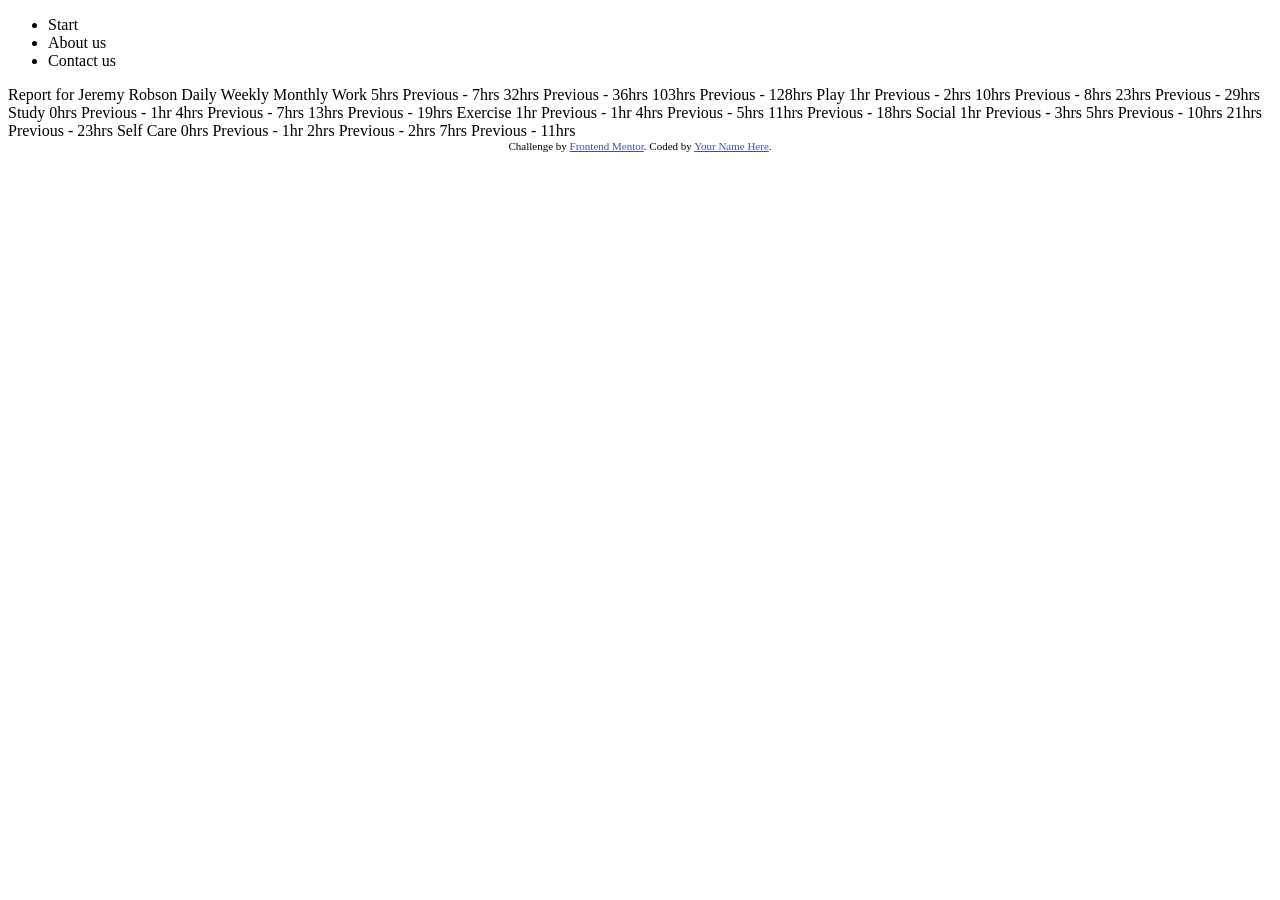
<file: index.html>
<!DOCTYPE html>
<html lang="en">
<head>
  <meta charset="UTF-8">
  <meta name="viewport" content="width=device-width, initial-scale=1.0"> <!-- displays site properly based on user's device -->

  <link rel="icon" type="image/png" sizes="32x32" href="./images/favicon-32x32.png">
  
  <title>Frontend Mentor | Time tracking dashboard</title>

  <!-- Feel free to remove these styles or customise in your own stylesheet 👍 -->
  <style>
    .attribution { font-size: 11px; text-align: center; }
    .attribution a { color: hsl(228, 45%, 44%); }
  </style>
</head>
<body>
  <ul>
    <li><a href=""></a>Start</li>
    <li> <a href=""></a>About us</li>
    <li><a href=""></a>Contact us</li>
  </ul>
  

  Report for
  Jeremy Robson

  Daily
  Weekly
  Monthly

  Work
  5hrs <!-- daily -->
  Previous - 7hrs <!-- daily -->
  32hrs <!-- weekly -->
  Previous - 36hrs <!-- weekly -->
  103hrs <!-- monthly -->
  Previous - 128hrs <!-- monthly -->

  Play
  1hr <!-- daily -->
  Previous - 2hrs <!-- daily -->
  10hrs <!-- weekly -->
  Previous - 8hrs <!-- weekly -->
  23hrs <!-- monthly -->
  Previous - 29hrs <!-- monthly -->

  Study
  0hrs <!-- daily -->
  Previous - 1hr <!-- daily -->
  4hrs <!-- weekly -->
  Previous - 7hrs <!-- weekly -->
  13hrs <!-- monthly -->
  Previous - 19hrs <!-- monthly -->

  Exercise
  1hr <!-- daily -->
  Previous - 1hr <!-- daily -->
  4hrs <!-- weekly -->
  Previous - 5hrs <!-- weekly -->
  11hrs <!-- monthly -->
  Previous - 18hrs <!-- monthly -->

  Social
  1hr <!-- daily -->
  Previous - 3hrs <!-- daily -->
  5hrs <!-- weekly -->
  Previous - 10hrs <!-- weekly -->
  21hrs <!-- monthly -->
  Previous - 23hrs <!-- monthly -->

  Self Care
  0hrs <!-- daily -->
  Previous - 1hr <!-- daily -->
  2hrs <!-- weekly -->
  Previous - 2hrs <!-- weekly -->
  7hrs <!-- monthly -->
  Previous - 11hrs <!-- monthly -->
  
  <div class="attribution">
    Challenge by <a href="https://www.frontendmentor.io?ref=challenge" target="_blank">Frontend Mentor</a>. 
    Coded by <a href="#">Your Name Here</a>.
  </div>
</body>
</html>
</file>
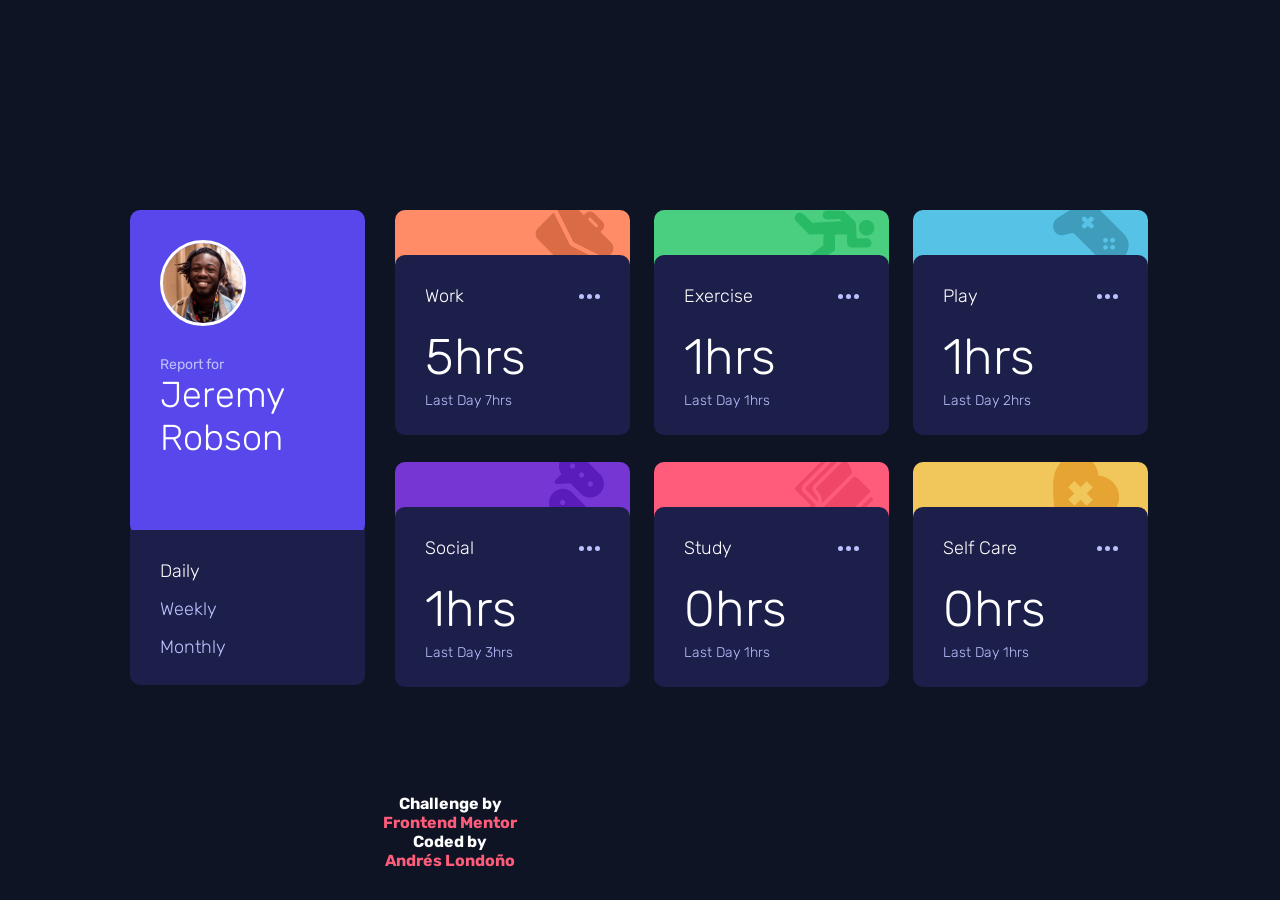
<file: design/dashboard.html>
<!DOCTYPE html>
<html lang="en">

<head>
    <meta charset="UTF-8">
    <meta name="viewport" content="width=device-width, initial-scale=1.0">
    <link rel="icon" type="image/png" sizes="32x32" href="./images/favicon-32x32.png">
    <link rel="preconnect" href="https://fonts.googleapis.com">
    <link rel="preconnect" href="https://fonts.gstatic.com" crossorigin>
    <link href="https://fonts.googleapis.com/css2?family=Rubik:ital,wght@0,300..900;1,300..900&display=swap"
        rel="stylesheet">
    <link rel="stylesheet" href="./css/style.css">

    <title>Frontend Mentor | Time tracking dashboard</title>
</head>

<body>
    <div class="container">

        <div class="container_one">

            <div class="name_container">

                <div class="jeremy_image"></div>

                <div class="r_f_j_r_container">
                    <p class="r_f">Report for</p>
                    <h1 class="j_r">Jeremy Robson</h1>
                </div>

            </div>

            <div class="d_w_m_container">
                <ul class="d_w_m_list">
                    <li id="daily_menu" class="d_w_m_list_item" onclick="onDailyClick()">Daily</li>
                    <li id="weekly_menu" class="d_w_m_list_item" onclick="onWeeklyClick()">Weekly</li>
                    <li id="monthly_menu" class="d_w_m_list_item" onclick="onMonthlyClick()">Monthly</li>
                </ul>
            </div>

        </div>

        <div class="container_two">

            <div class="work_container">

                <div class="icon_container icon_work_container">
                    <img src="../images/icon-work.svg" alt="">
                </div>

                <div class="work">

                    <div class="p_work_ellipsis">
                        <p>Work</p>
                        <img src="../images/icon-ellipsis.svg" alt="">
                    </div>

                    <div class="hours_last_week_container">
                        <h1 id="work_hours" class="work_hours">32hrs</h1>
                        <p class="last_week_work" id="last_week_work">Last Week - 36hrs</p>
                    </div>

                </div>

            </div>

            <div class="exercise_container">

                <div class="icon_container icon_exercise_container">
                    <img src="../images/icon-exercise.svg" alt="">
                </div>

                <div class="exercise">

                    <div class="p_exercise_ellipsis">
                        <p>Exercise</p>
                        <img src="../images/icon-ellipsis.svg" alt="">
                    </div>

                    <div class="hours_last_week_container">
                        <h1 id="exercise_hours" class="exercise_hours">4hrs</h1>
                        <p id="last_week_exercise" class="last_week_exercise">Last Week - 5hrs</p>
                    </div>

                </div>

            </div>

            <div class="play_container">

                <div class="icon_container icon_play_container">
                    <img src="../images/icon-play.svg" alt="">
                </div>

                <div class="play">

                    <div class="p_play_ellipsis">
                        <p>Play</p>
                        <img src="../images/icon-ellipsis.svg" alt="">
                    </div>

                    <div class="hours_last_week_container">
                        <h1 id="play_hours" class="play_hours">10hrs</h1>
                        <p id="last_week_play" class="last_week_play">Last Week - 8hrs</p>
                    </div>

                </div>

            </div>

            <div class="social_container">

                <div class="icon_container icon_social_container">
                    <img src="../images/icon-social.svg" alt="">
                </div>

                <div class="social">

                    <div class="p_exercise_ellipsis">
                        <p>Social</p>
                        <img src="../images/icon-ellipsis.svg" alt="">
                    </div>

                    <div class="hours_last_week_container">
                        <h1 id="social_hours" class="social_hours">5hrs</h1>
                        <p id="last_week_social" class="last_week_social">Last Week - 10hrs</p>
                    </div>

                </div>

            </div>

            <div class="study_container">

                <div class="icon_container icon_study_container">
                    <img src="../images/icon-study.svg" alt="">
                </div>

                <div class="study">

                    <div class="p_study_ellipsis">
                        <p>Study</p>
                        <img src="../images/icon-ellipsis.svg" alt="">
                    </div>

                    <div class="hours_last_week_container">
                        <h1 id="study_hours" class="study_hours">4hrs</h1>
                        <p id="last_week_study" class="last_week_study">Last Week - 7hrs</p>
                    </div>

                </div>

            </div>

            <div class="self_care_container">

                <div class="icon_container icon_self_care_container">
                    <img src="../images/icon-self-care.svg" alt="">
                </div>

                <div class="self_care">

                    <div class="p_self_care_ellipsis">
                        <p>Self Care</p>
                        <img src="../images/icon-ellipsis.svg" alt="">
                    </div>

                    <div class="hours_last_week_container">
                        <h1 id="self_care_hours" class="self_care_hours">2hrs</h1>
                        <p id="last_week_self_care" class="last_week_self_care">Last Week - 2hrs</p>
                    </div>

                </div>

            </div>

        </div>

        <div class="attribution">
            Challenge by <a href="https://www.frontendmentor.io/challenges/time-tracking-dashboard-UIQ7167Jw"
                target="_blank">Frontend Mentor</a>
            Coded by <a href="https://github.com/andreslondono00/time-tracking-dashboard" target="_blank">Andrés
                Londoño</a>
        </div>

        <script type="text/javascript" src="js/dashboard.js"></script>

</body>

</html>
</file>
<file: design/css/style.css>
* {
    margin: 0;
    padding: 0;
}

html,
body {
    height: 100%;
    font-family: Rubik;
    font-size: 18px;
    font-weight: 300;
}

body {
    display: flex;
    flex-direction: column;
    align-items: center;
    justify-content: center;
    background-color: hsl(226, 43%, 10%);
    color: white;
}

.container {
    width: 1020px;
    height: 480px;
    display: flex;
    gap: 30px;
}

.container_two {
    display: flex;
    flex-wrap: wrap;
    gap: 24px;
}

.name_container {
    width: 235px;
    height: 325px;
    background-color: hsl(246, 80%, 60%);
    border-radius: 10px;
    padding: 30px;
    box-sizing: border-box;
    z-index: 1;
}

.jeremy_image {
    background-image: url(../../images/image-jeremy.png);
    background-repeat: round;
    width: 80px;
    height: 80px;
    border-radius: 50%;
    border: 3px solid white;
}

.r_f {
    margin-top: 30px;
    font-size: 14px;
    font-weight: 400;
    color: hsl(236, 100%, 87%);
}

.j_r {
    font-weight: 300;
}

.d_w_m_container {
    width: 235px;
    height: 155px;
    background-color: hsl(235, 46%, 20%);
    border-radius: 0px 0px 10px 10px;
    padding: 30px;
    box-sizing: border-box;
    z-index: 0;
    margin-top: -5px;
}

.d_w_m_list {
    list-style-type: none;
}

.d_w_m_list_item {
    margin-bottom: 16px;
    color: hsl(236, 100%, 87%);
}

.d_w_m_list_item:hover {
    color: white;
    cursor: pointer;
}

.d_w_m_list_item.active {
    color: white;
}

.icon_work_container,
.icon_exercise_container,
.icon_play_container,
.icon_social_container,
.icon_study_container,
.icon_self_care_container {
    width: 235px;
    height: 55px;
    border-radius: 10px 10px 0px 0px;
}

.work,
.exercise,
.play,
.social,
.study,
.self_care {
    width: 235px;
    height: 180px;
    border-radius: 10px;
    margin-top: -10px;
    position: relative;
    z-index: 2;
    padding: 30px;
    box-sizing: border-box;
    background-color: hsl(235, 46%, 20%);
}

.work:hover,
.exercise:hover,
.play:hover,
.social:hover,
.study:hover,
.self_care:hover {
    background-color: hsl(235deg 39.03% 39.75%);
    cursor: pointer;
}

.icon_container {
    overflow: hidden;
}

.icon_container img {
    position: relative;
    left: 140px;
    bottom: 8px;
}

.icon_work_container {
    background-color: hsl(15, 100%, 70%);
}

.icon_exercise_container {
    background-color: hsl(145, 58%, 55%);
}

.icon_play_container {
    background-color: hsl(195, 74%, 62%);
}

.icon_social_container {
    background-color: hsl(264, 64%, 52%);
}

.icon_study_container {
    background-color: hsl(348, 100%, 68%);
}

.icon_self_care_container {
    background-color: hsl(43, 84%, 65%);
}

.icon_exercise_container img {
    position: relative;
    left: 140px;
    bottom: 0px;
}

.icon_social_container img {
    bottom: 15px;
}

.p_work_ellipsis,
.p_exercise_ellipsis,
.p_play_ellipsis,
.p_social_ellipsis,
.p_study_ellipsis,
.p_self_care_ellipsis {
    display: flex;
    align-items: center;
    justify-content: space-between;
}

.work_hours,
.exercise_hours,
.play_hours,
.social_hours,
.study_hours,
.self_care_hours {
    margin-top: 20px;
    font-weight: 300;
    font-size: 50px;
}

.last_week_work,
.last_week_exercise,
.last_week_play,
.last_week_social,
.last_week_study,
.last_week_self_care {
    margin-top: 5px;
    color: hsl(236, 100%, 87%);
    font-size: 14px;
}

.attribution {
    position: absolute;
    width: 50%;
    bottom: 30px;
    font-size: 16px;
    font-weight: 700;
    text-align: center;
    display: flex;
    flex-direction: column;
    color: white;
}

.attribution a {
    color: hsl(348, 100%, 68%);
    text-decoration: none;
}

@media (max-width: 768px) {
    .container {
        width: 100%;
        display: flex;
        flex-direction: column;
        align-items: center;
        justify-content: center;
        padding-top: 100px;
    }

    .container_two {
        justify-content: center;
    }

    .name_container {
        width: 100%;
        height: 85px;
        display: flex;
        align-items: center;
        justify-content: space-between;
    }

    .jeremy_image {
        width: 50px;
        height: 50px;
        position: relative;
        right: 10px;

    }

    .r_f_j_r_container {
        display: flex;
        flex-direction: column;
        position: relative;
        right: 5px;
        line-height: 20px;
    }

    .j_r {
        font-size: 16px;
        color: hsl(236, 100%, 87%);
    }

    .r_f {
        margin-top: 0;
        font-size: 10px;
    }

    .d_w_m_container {
        width: 100%;
        height: 45px;
        display: flex;
        align-items: center;
        justify-content: center;
    }

    .d_w_m_list {
        display: flex;
        gap: 30px;
        justify-content: center;
        font-size: 13px;
        position: relative;
        top: 5px;
    }

    .work,
    .exercise,
    .play,
    .social,
    .study,
    .self_care {
        height: 75px;
        padding: 15px;
    }

    .icon_work_container,
    .icon_exercise_container,
    .icon_play_container,
    .icon_social_container,
    .icon_study_container,
    .icon_self_care_container {
        height: 35px;
    }

    .p_work_ellipsis,
    .p_exercise_ellipsis,
    .p_play_ellipsis,
    .p_social_ellipsis,
    .p_study_ellipsis,
    .p_self_care_ellipsis {
        font-size: 12px;
        font-weight: 500;
    }

    .p_work_ellipsis img,
    .p_exercise_ellipsis img,
    .p_play_ellipsis img,
    .p_social_ellipsis img,
    .p_study_ellipsis img,
    .p_self_care_ellipsis img {
        width: 18px;
    }

    .work_hours,
    .exercise_hours,
    .play_hours,
    .social_hours,
    .study_hours,
    .self_care_hours {
        font-size: 20px;
        margin-top: 0;
    }

    .hours_last_week_container {
        display: flex;
        align-items: center;
        justify-content: space-between;
        margin-top: 5px;
    }

    .last_week_work,
    .last_week_exercise,
    .last_week_play,
    .last_week_social,
    .last_week_study,
    .last_week_self_care {
        font-size: 12px;
        margin-top: 0;
    }

    .icon_container img {
        width: 60px;
        left: 165px;
    }

    .icon_social_container img {
        width: 55px;
        left: 175px;
        bottom: 12px;
    }

    .icon_self_care_container img {
        width: 45px;
        left: 180px;
    }

    .work_container {
        order: 0;
    }

    .exercise_container {
        order: 3;
    }

    .play_container {
        order: 0;
    }

    .social_container {
        order: 2;
    }

    .social_container {
        order: 4;
    }

    .self_care_container {
        order: 5;
    }


    .attribution {
        display: none;
    }

}
</file>
